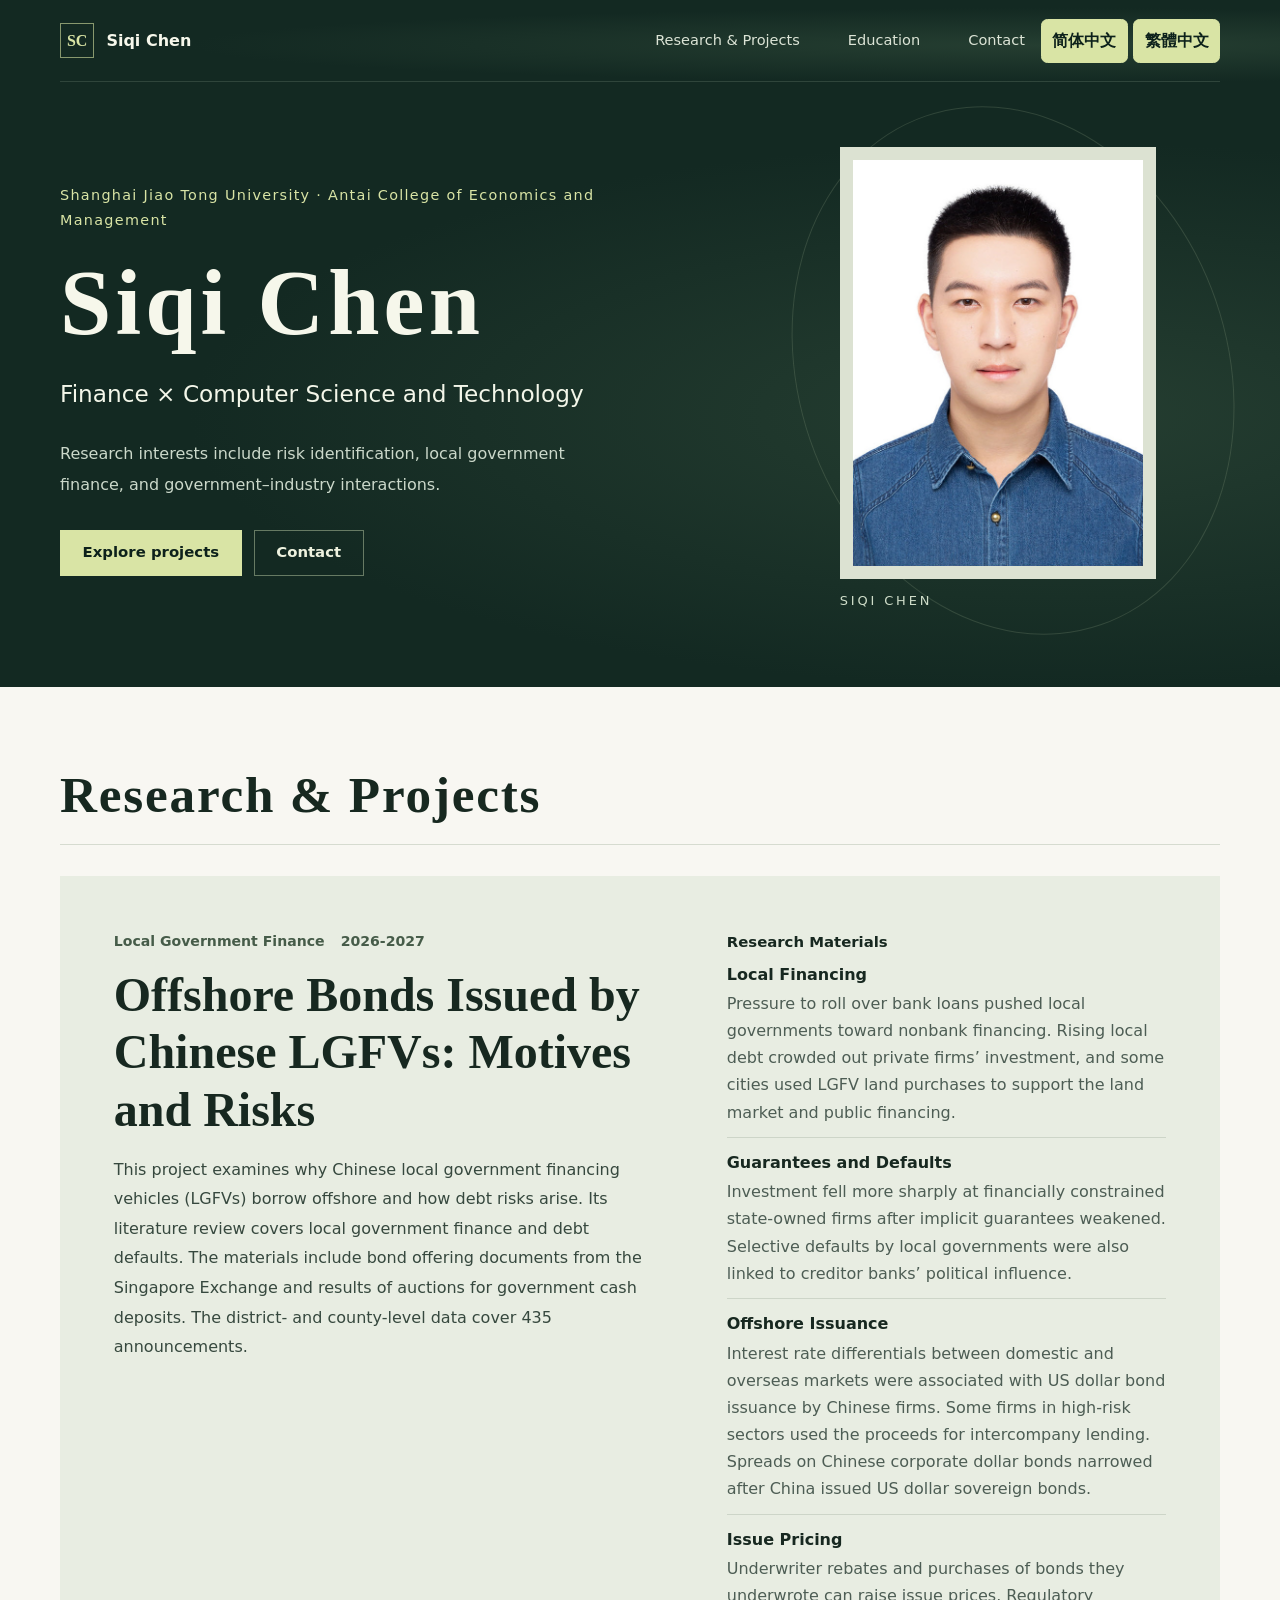
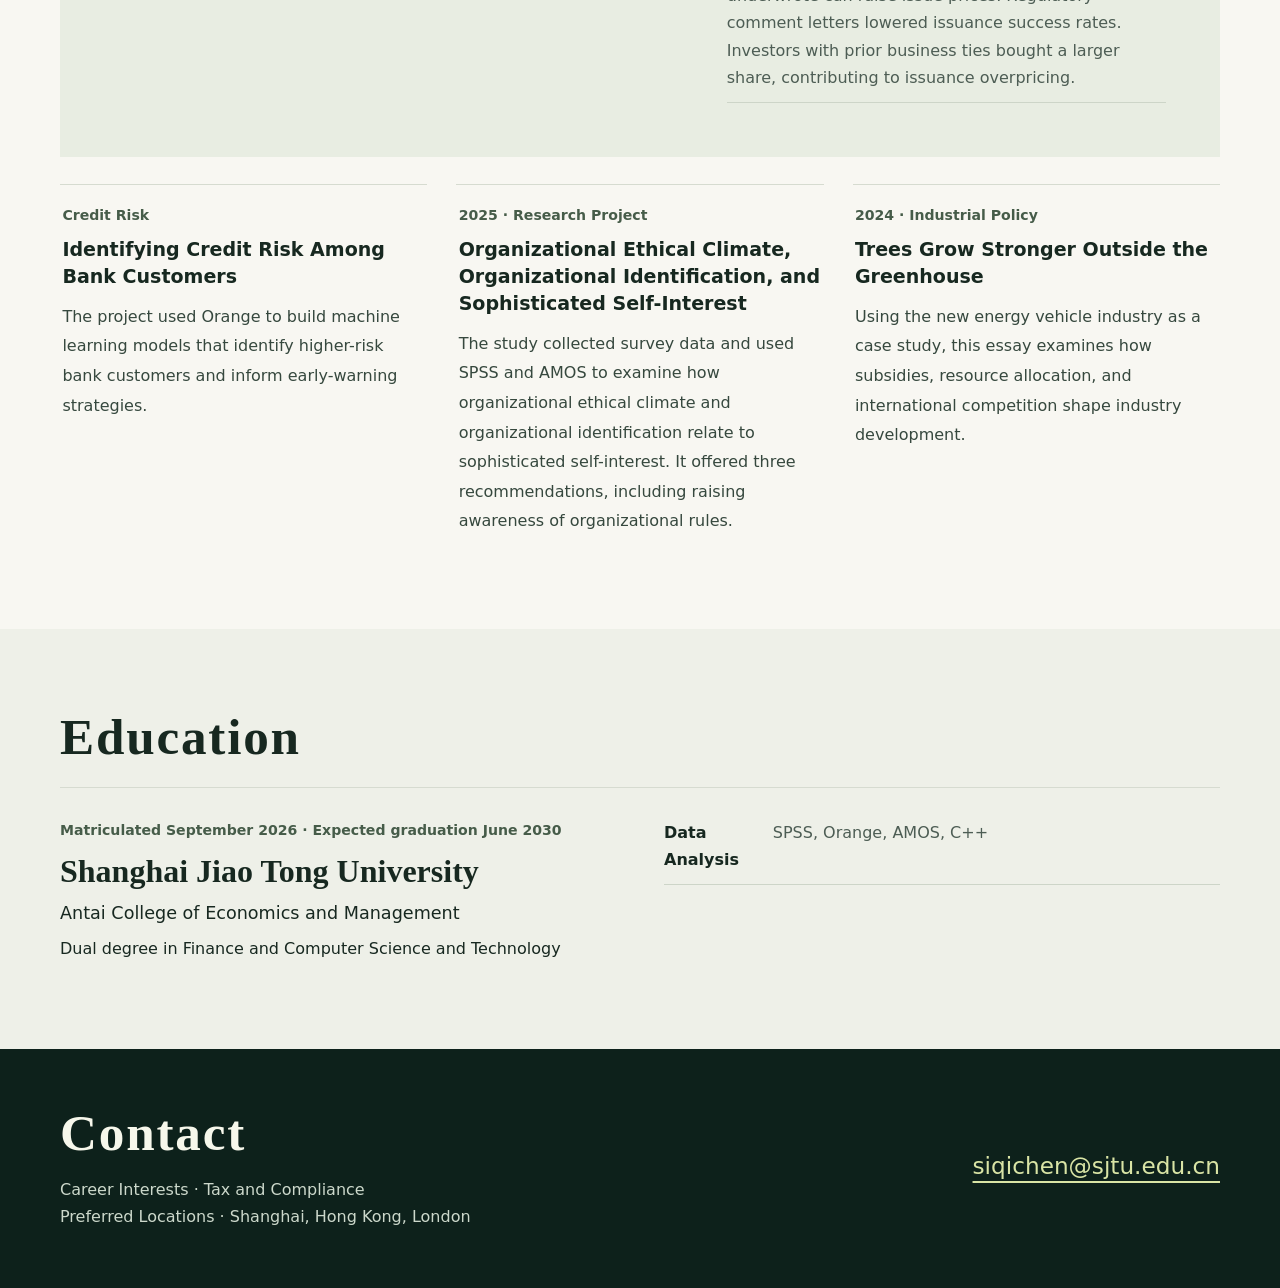
<file: index.html>
<!doctype html>
<html lang="en">
<head>
  <meta charset="utf-8">
  <meta name="viewport" content="width=device-width, initial-scale=1">
  <meta name="description" content="Siqi Chen’s portfolio featuring local government finance, credit risk, organizational ethics, and industrial policy.">
  <meta name="robots" content="noindex, nofollow">
  <meta name="theme-color" content="#132922">
  <title>Siqi Chen | Portfolio</title>
  <link rel="alternate" hreflang="zh-CN" href="https://aboutcsq.github.io/zh.html">
  <link rel="alternate" hreflang="zh-Hant" href="https://aboutcsq.github.io/zh-hant.html">
  <link rel="alternate" hreflang="en" href="https://aboutcsq.github.io/">
  <link rel="stylesheet" href="style.css?v=three-languages">
</head>
<body>
  <a class="skip" href="#main">Skip to content</a>
  <header class="mast">
    <div class="header shell">
      <a class="identity" href="#top" aria-label="Siqi Chen, back to top"><span class="monogram" aria-hidden="true">SC</span>Siqi Chen</a>
      <nav aria-label="Main navigation">
        <a href="#work">Research &amp; Projects</a><a href="#education">Education</a><a href="#contact">Contact</a>
      </nav>
      <div class="language-options" role="group" aria-label="Languages">
        <a class="language-switch" href="zh.html" hreflang="zh-CN" lang="zh-CN">简体中文</a>
        <a class="language-switch" href="zh-hant.html" hreflang="zh-Hant" lang="zh-Hant">繁體中文</a>
      </div>
    </div>
  </header>
  <main id="main">
    <div class="mast">
      <section class="hero shell" id="top" aria-labelledby="name">
        <div class="intro">
          <p class="eyebrow">Shanghai Jiao Tong University · Antai College of Economics and Management</p>
          <h1 id="name">Siqi Chen</h1>
          <p class="subtitle">Finance × Computer Science and Technology</p>
          <p class="intro-text">Research interests include risk identification, local government finance, and government–industry interactions.</p>
          <div class="actions"><a class="button" href="#work">Explore projects</a><a class="button button-quiet" href="#contact">Contact</a></div>
        </div>
        <figure class="portrait-wrap">
          <div class="portrait-mount"><img src="portrait.jpg" alt="Portrait of Siqi Chen" width="600" height="839" fetchpriority="high"></div>
          <figcaption lang="en">SIQI CHEN</figcaption>
        </figure>
      </section>
    </div>
  <section class="section shell" id="work" aria-labelledby="work-title">
    <div class="section-top"><h2 id="work-title">Research &amp; Projects</h2></div>
    <article class="featured">
      <div class="featured-copy">
        <div class="project-meta"><span>Local Government Finance</span><span>2026-2027</span></div>
        <h3>Offshore Bonds Issued by Chinese LGFVs: Motives and Risks</h3>
        <p>This project examines why Chinese local government financing vehicles (LGFVs) borrow offshore and how debt risks arise. Its literature review covers local government finance and debt defaults. The materials include bond offering documents from the Singapore Exchange and results of auctions for government cash deposits. The district- and county-level data cover 435 announcements.</p>
      </div>
      <div class="evidence">
        <h4>Research Materials</h4>
        <dl class="record">
          <div><dt>Local Financing</dt><dd>Pressure to roll over bank loans pushed local governments toward nonbank financing. Rising local debt crowded out private firms’ investment, and some cities used LGFV land purchases to support the land market and public financing.</dd></div>
          <div><dt>Guarantees and Defaults</dt><dd>Investment fell more sharply at financially constrained state-owned firms after implicit guarantees weakened. Selective defaults by local governments were also linked to creditor banks’ political influence.</dd></div>
          <div><dt>Offshore Issuance</dt><dd>Interest rate differentials between domestic and overseas markets were associated with US dollar bond issuance by Chinese firms. Some firms in high-risk sectors used the proceeds for intercompany lending. Spreads on Chinese corporate dollar bonds narrowed after China issued US dollar sovereign bonds.</dd></div>
          <div><dt>Issue Pricing</dt><dd>Underwriter rebates and purchases of bonds they underwrote can raise issue prices. Regulatory comment letters lowered issuance success rates. Investors with prior business ties bought a larger share, contributing to issuance overpricing.</dd></div>
        </dl>
      </div>
    </article>
    <div class="projects">
      <article class="project">
        <p class="project-meta">Credit Risk</p>
        <h3>Identifying Credit Risk Among Bank Customers</h3>
        <p>The project used Orange to build machine learning models that identify higher-risk bank customers and inform early-warning strategies.</p>
      </article>
      <article class="project">
        <p class="project-meta">2025 · Research Project</p>
        <h3>Organizational Ethical Climate, Organizational Identification, and Sophisticated Self-Interest</h3>
        <p>The study collected survey data and used SPSS and AMOS to examine how organizational ethical climate and organizational identification relate to sophisticated self-interest. It offered three recommendations, including raising awareness of organizational rules.</p>
      </article>
      <article class="project">
        <p class="project-meta">2024 · Industrial Policy</p>
        <h3>Trees Grow Stronger Outside the Greenhouse</h3>
        <p>Using the new energy vehicle industry as a case study, this essay examines how subsidies, resource allocation, and international competition shape industry development.</p>
      </article>
    </div>
  </section>
  <section class="education" id="education" aria-labelledby="education-title">
    <div class="section shell">
      <div class="section-top"><h2 id="education-title">Education</h2></div>
      <div class="education-grid">
        <div>
          <p class="project-meta">Matriculated September 2026 · Expected graduation June 2030</p>
          <h3>Shanghai Jiao Tong University</h3>
          <p class="school">Antai College of Economics and Management</p>
          <p>Dual degree in Finance and Computer Science and Technology</p>
        </div>
        <dl class="record">
          <div><dt>Data Analysis</dt><dd>SPSS, Orange, AMOS, C++</dd></div>
        </dl>
      </div>
    </div>
  </section>
  </main>
  <footer class="footer" id="contact">
    <div class="shell footer-inner">
      <div><h2>Contact</h2><p>Career Interests · Tax and Compliance<br>Preferred Locations · Shanghai, Hong Kong, London</p></div>
      <a class="email" href="mailto:siqichen@sjtu.edu.cn">siqichen@sjtu.edu.cn</a>
    </div>
  </footer>
</body>
</html>
</file>
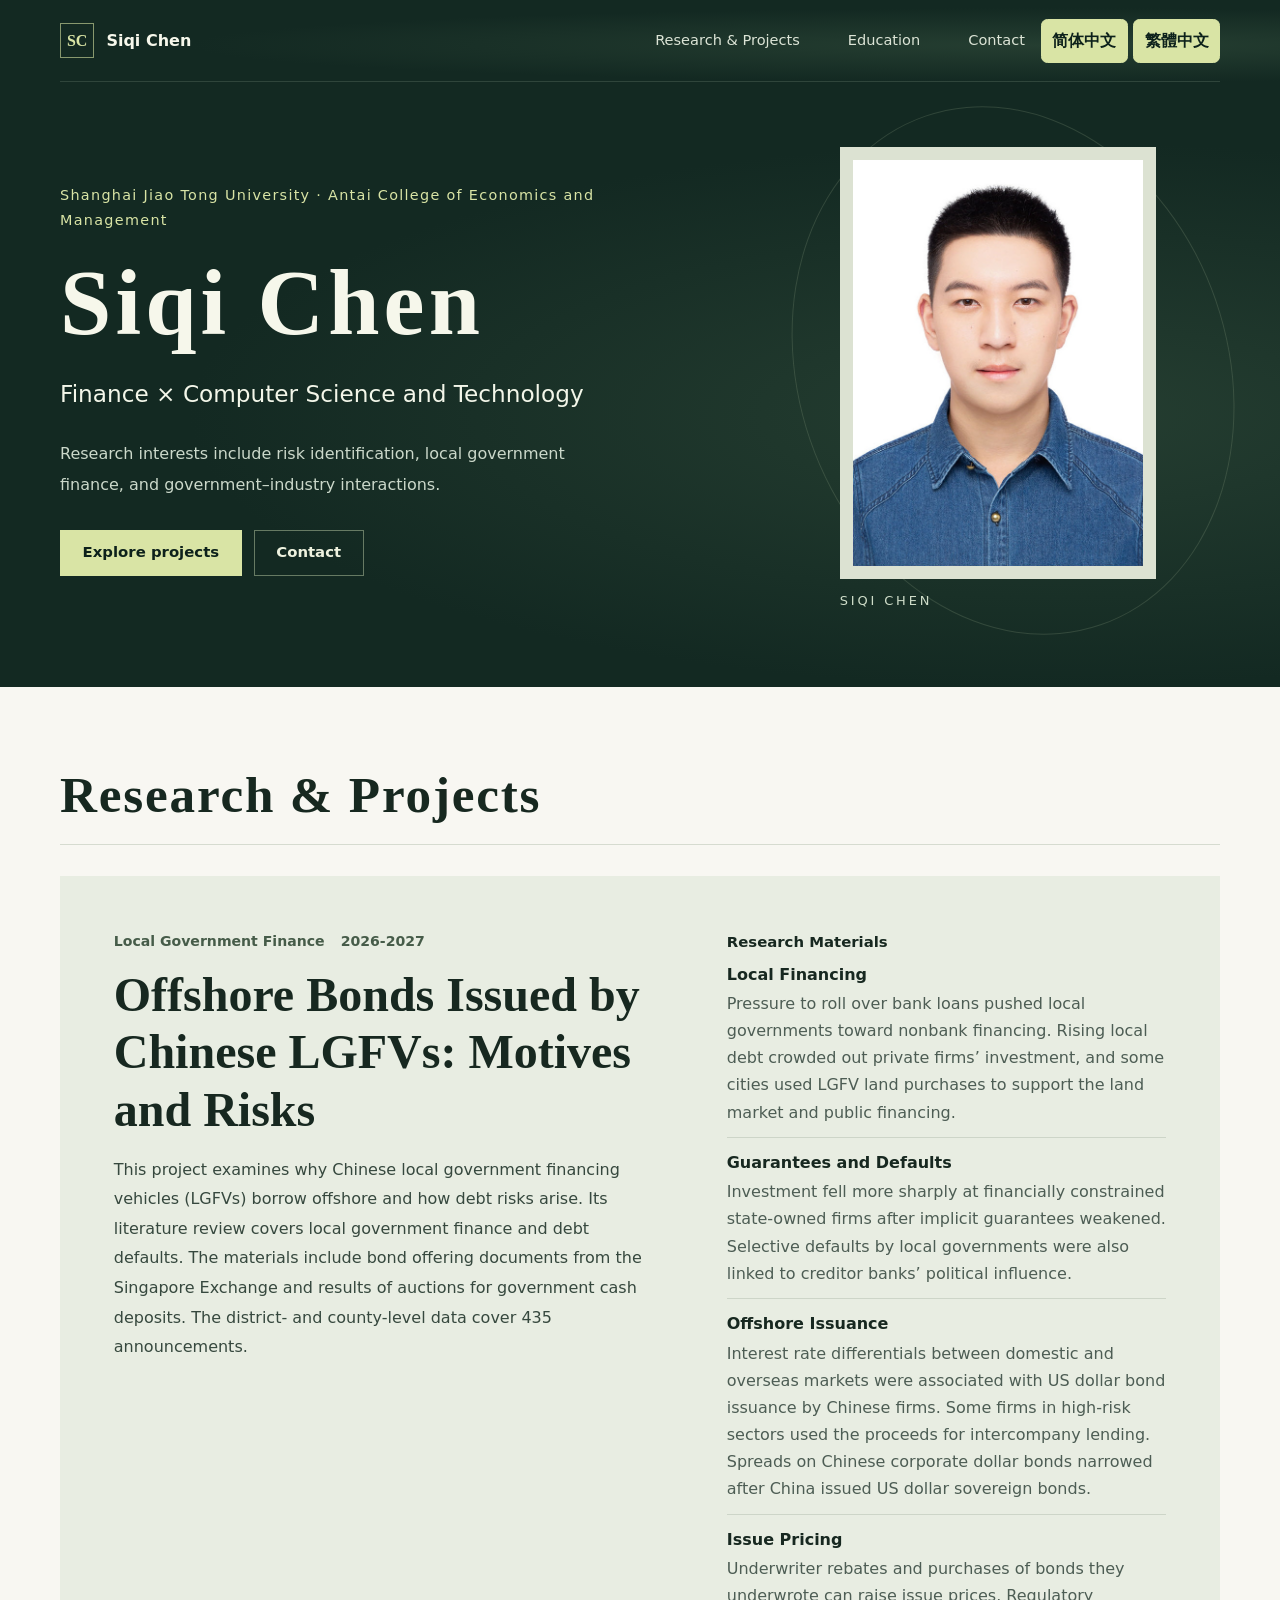
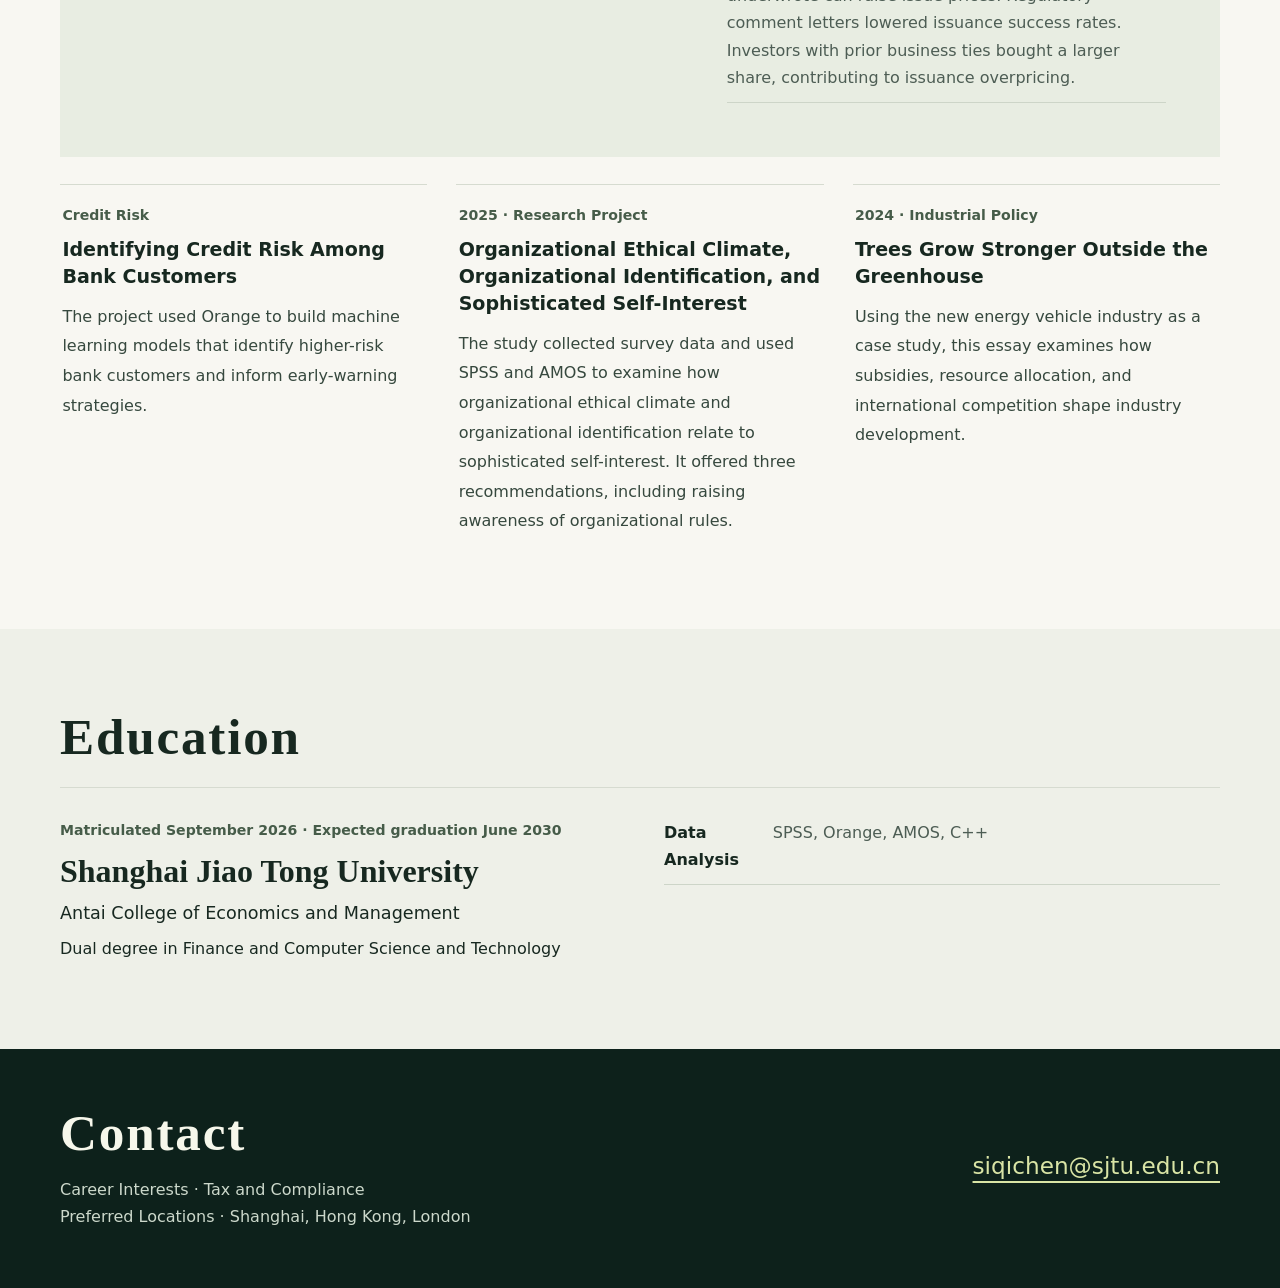
<file: en.html>
<!doctype html>
<html lang="en">
<head>
  <meta charset="utf-8">
  <meta name="viewport" content="width=device-width, initial-scale=1">
  <title>Siqi Chen | Portfolio</title>
  <link rel="canonical" href="https://aboutcsq.github.io/">
  <script>location.replace("./" + location.search + location.hash);</script>
  <noscript><meta http-equiv="refresh" content="0;url=./"></noscript>
</head>
<body>
  <p><a href="./">Go to the English portfolio</a></p>
</body>
</html>
</file>
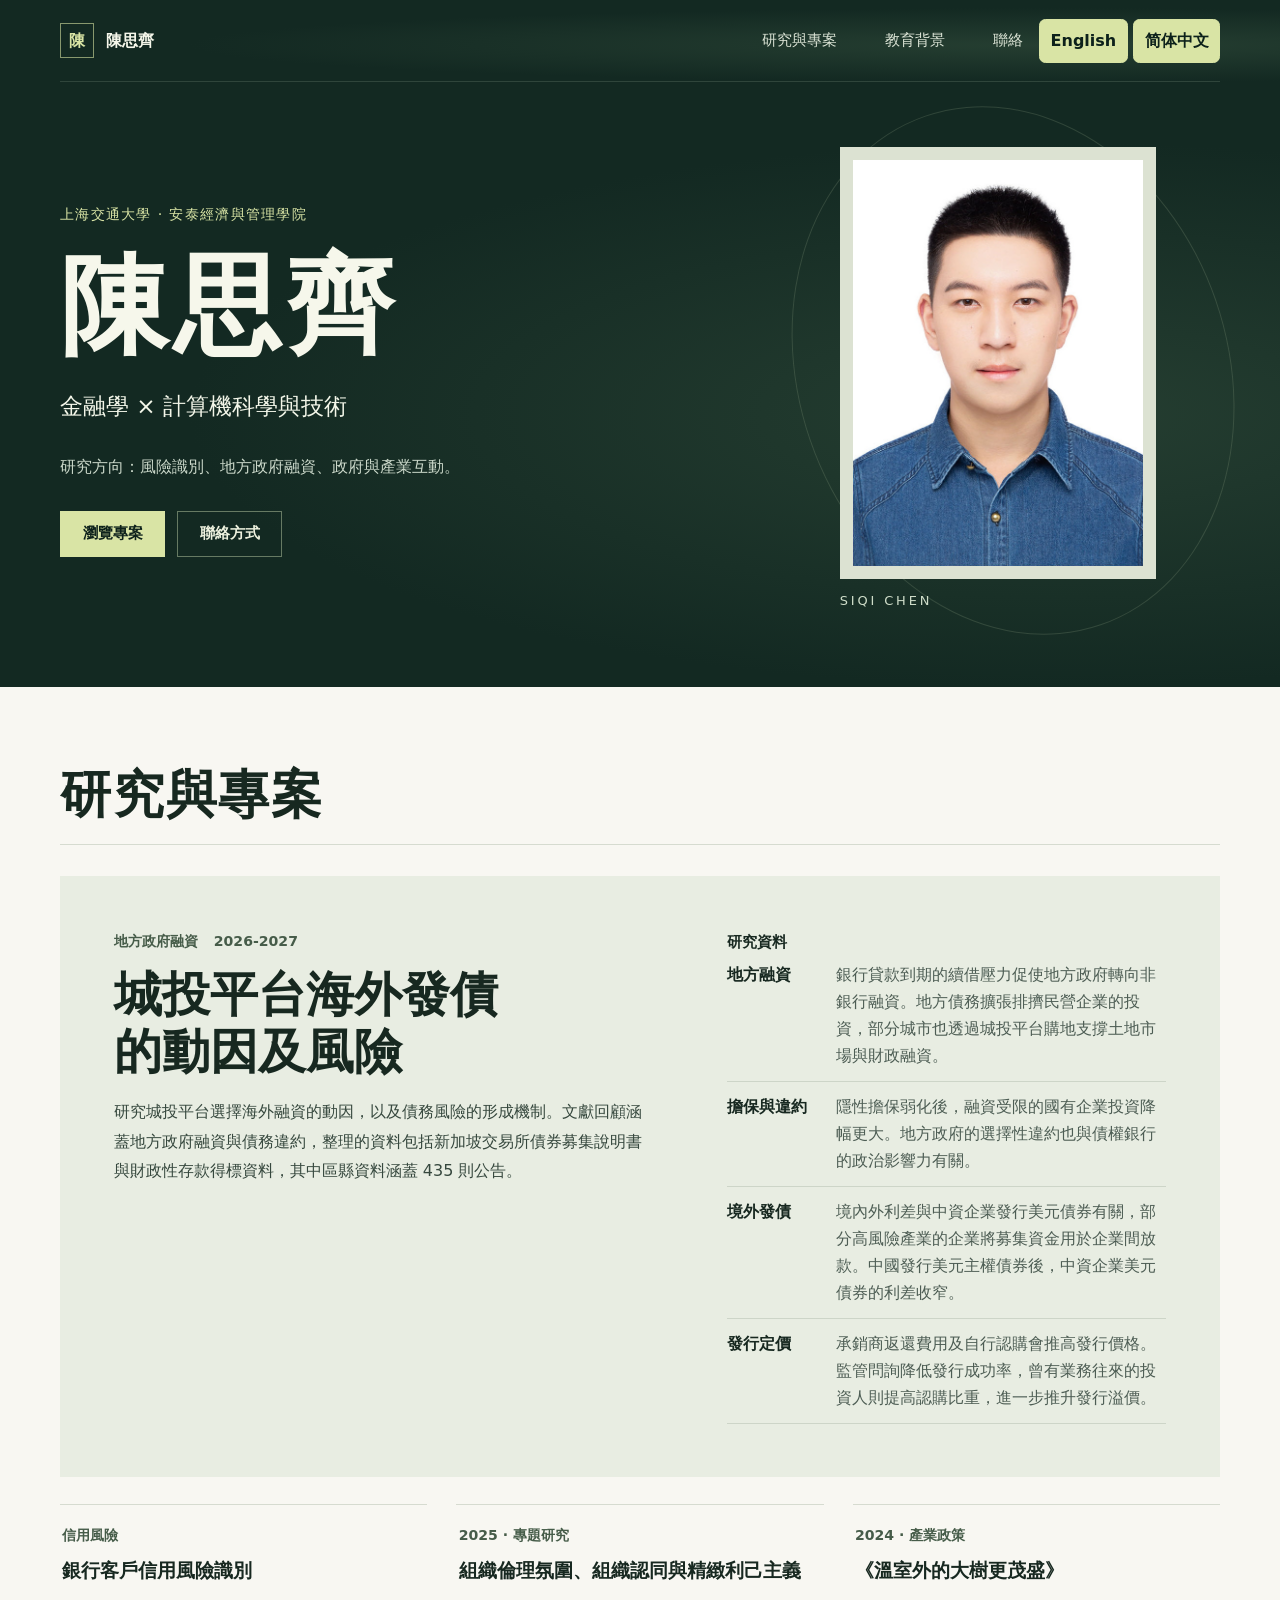
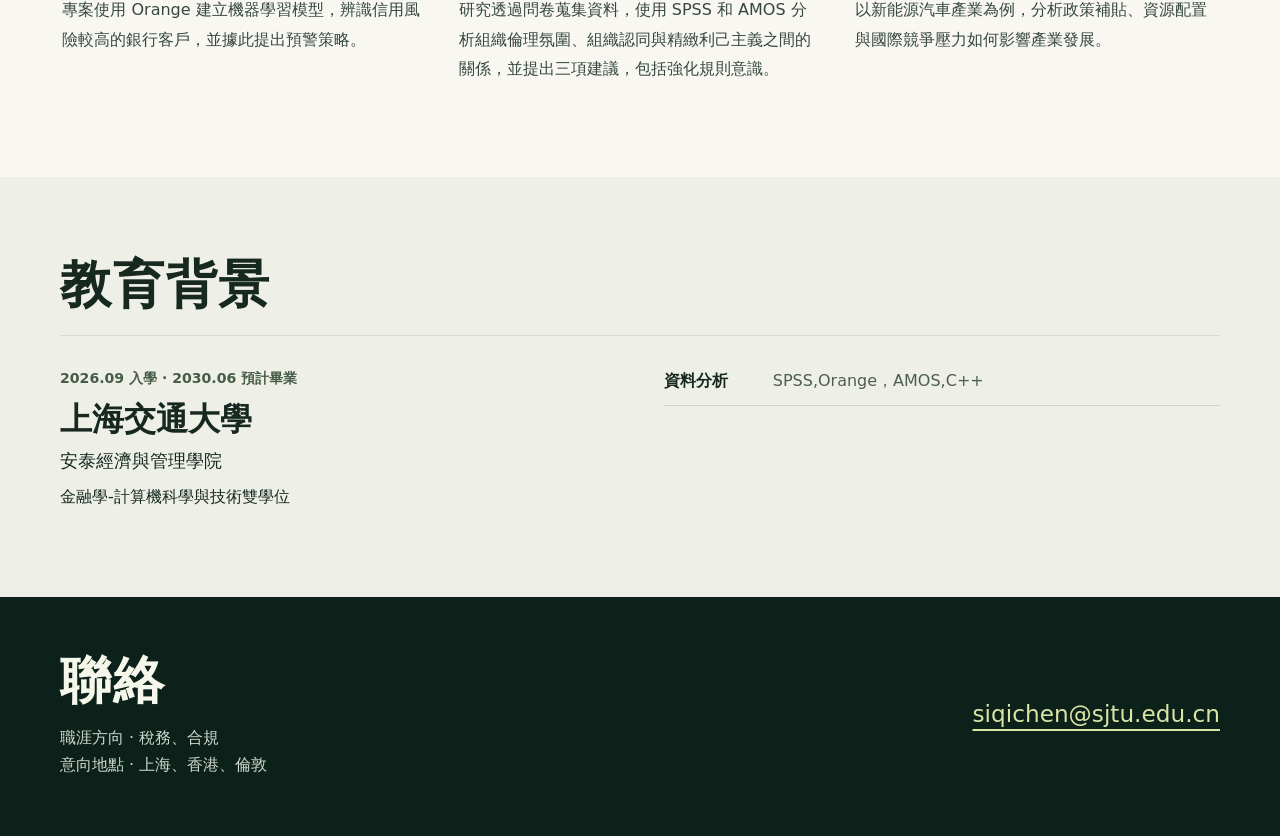
<file: zh-hant.html>
<!doctype html>
<html lang="zh-Hant">
<head>
  <meta charset="utf-8">
  <meta name="viewport" content="width=device-width, initial-scale=1">
  <meta name="description" content="陳思齊的個人作品集，收錄地方政府融資、信用風險、專題研究與產業政策寫作。">
  <meta name="robots" content="noindex, nofollow">
  <meta name="theme-color" content="#132922">
  <title>陳思齊｜個人作品集</title>
  <link rel="alternate" hreflang="zh-CN" href="https://aboutcsq.github.io/zh.html">
  <link rel="alternate" hreflang="zh-Hant" href="https://aboutcsq.github.io/zh-hant.html">
  <link rel="alternate" hreflang="en" href="https://aboutcsq.github.io/">
  <link rel="stylesheet" href="style.css?v=three-languages">
</head>
<body>
  <a class="skip" href="#main">跳至正文</a>
  <header class="mast">
    <div class="header shell">
      <a class="identity" href="#top" aria-label="陳思齊，返回頂端"><span class="monogram" aria-hidden="true">陳</span>陳思齊</a>
      <nav aria-label="主導覽">
        <a href="#work">研究與專案</a><a href="#education">教育背景</a><a href="#contact">聯絡</a>
      </nav>
      <div class="language-options" role="group" aria-label="語言">
        <a class="language-switch" href="./" hreflang="en" lang="en">English</a>
        <a class="language-switch" href="zh.html" hreflang="zh-CN" lang="zh-CN">简体中文</a>
      </div>
    </div>
  </header>
  <main id="main">
    <div class="mast">
      <section class="hero shell" id="top" aria-labelledby="name">
        <div class="intro">
          <p class="eyebrow">上海交通大學 · 安泰經濟與管理學院</p>
          <h1 id="name">陳思齊</h1>
          <p class="subtitle">金融學 × 計算機科學與技術</p>
          <p class="intro-text">研究方向：風險識別、地方政府融資、政府與產業互動。</p>
          <div class="actions"><a class="button" href="#work">瀏覽專案</a><a class="button button-quiet" href="#contact">聯絡方式</a></div>
        </div>
        <figure class="portrait-wrap">
          <div class="portrait-mount"><img src="portrait.jpg" alt="陳思齊的證件照" width="600" height="839" fetchpriority="high"></div>
          <figcaption lang="en">SIQI CHEN</figcaption>
        </figure>
      </section>
    </div>
  <section class="section shell" id="work" aria-labelledby="work-title">
    <div class="section-top"><h2 id="work-title">研究與專案</h2></div>
    <article class="featured">
      <div class="featured-copy">
        <div class="project-meta"><span>地方政府融資</span><span>2026-2027</span></div>
        <h3>城投平台海外發債<br>的動因及風險</h3>
        <p>研究城投平台選擇海外融資的動因，以及債務風險的形成機制。文獻回顧涵蓋地方政府融資與債務違約，整理的資料包括新加坡交易所債券募集說明書與財政性存款得標資料，其中區縣資料涵蓋 435 則公告。</p>
      </div>
      <div class="evidence">
        <h4>研究資料</h4>
        <dl class="record">
          <div><dt>地方融資</dt><dd>銀行貸款到期的續借壓力促使地方政府轉向非銀行融資。地方債務擴張排擠民營企業的投資，部分城市也透過城投平台購地支撐土地市場與財政融資。</dd></div>
          <div><dt>擔保與違約</dt><dd>隱性擔保弱化後，融資受限的國有企業投資降幅更大。地方政府的選擇性違約也與債權銀行的政治影響力有關。</dd></div>
          <div><dt>境外發債</dt><dd>境內外利差與中資企業發行美元債券有關，部分高風險產業的企業將募集資金用於企業間放款。中國發行美元主權債券後，中資企業美元債券的利差收窄。</dd></div>
          <div><dt>發行定價</dt><dd>承銷商返還費用及自行認購會推高發行價格。監管問詢降低發行成功率，曾有業務往來的投資人則提高認購比重，進一步推升發行溢價。</dd></div>
        </dl>
      </div>
    </article>
    <div class="projects">
      <article class="project">
        <p class="project-meta">信用風險</p>
        <h3>銀行客戶信用風險識別</h3>
        <p>專案使用 Orange 建立機器學習模型，辨識信用風險較高的銀行客戶，並據此提出預警策略。</p>
      </article>
      <article class="project">
        <p class="project-meta">2025 · 專題研究</p>
        <h3>組織倫理氛圍、組織認同與精緻利己主義</h3>
        <p>研究透過問卷蒐集資料，使用 SPSS 和 AMOS 分析組織倫理氛圍、組織認同與精緻利己主義之間的關係，並提出三項建議，包括強化規則意識。</p>
      </article>
      <article class="project">
        <p class="project-meta">2024 · 產業政策</p>
        <h3>《溫室外的大樹更茂盛》</h3>
        <p>以新能源汽車產業為例，分析政策補貼、資源配置與國際競爭壓力如何影響產業發展。</p>
      </article>
    </div>
  </section>
  <section class="education" id="education" aria-labelledby="education-title">
    <div class="section shell">
      <div class="section-top"><h2 id="education-title">教育背景</h2></div>
      <div class="education-grid">
        <div>
          <p class="project-meta">2026.09 入學 · 2030.06 預計畢業</p>
          <h3>上海交通大學</h3>
          <p class="school">安泰經濟與管理學院</p>
          <p>金融學-計算機科學與技術雙學位</p>
        </div>
        <dl class="record">
          <div><dt>資料分析</dt><dd>SPSS,Orange，AMOS,C++</dd></div>
        </dl>
      </div>
    </div>
  </section>
  </main>
  <footer class="footer" id="contact">
    <div class="shell footer-inner">
      <div><h2>聯絡</h2><p>職涯方向 · 稅務、合規<br>意向地點 · 上海、香港、倫敦</p></div>
      <a class="email" href="mailto:siqichen@sjtu.edu.cn">siqichen@sjtu.edu.cn</a>
    </div>
  </footer>
</body>
</html>
</file>
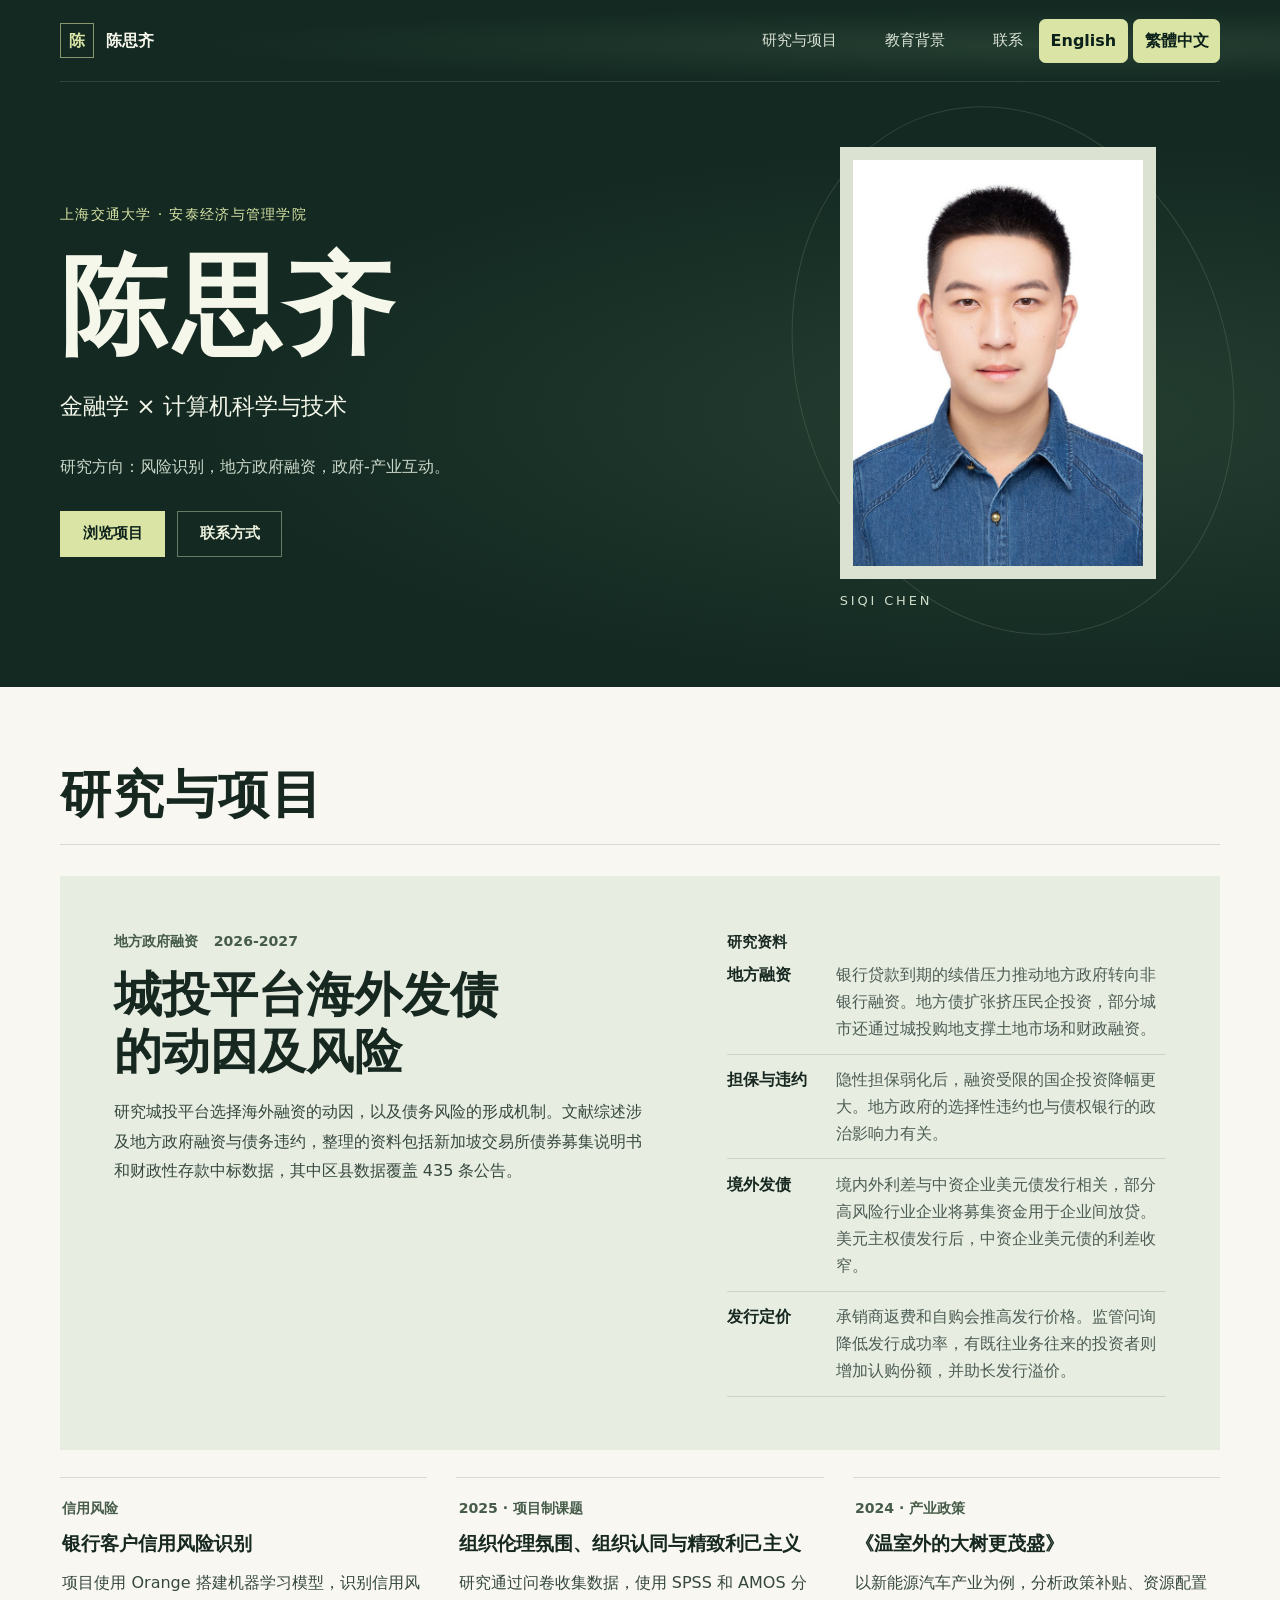
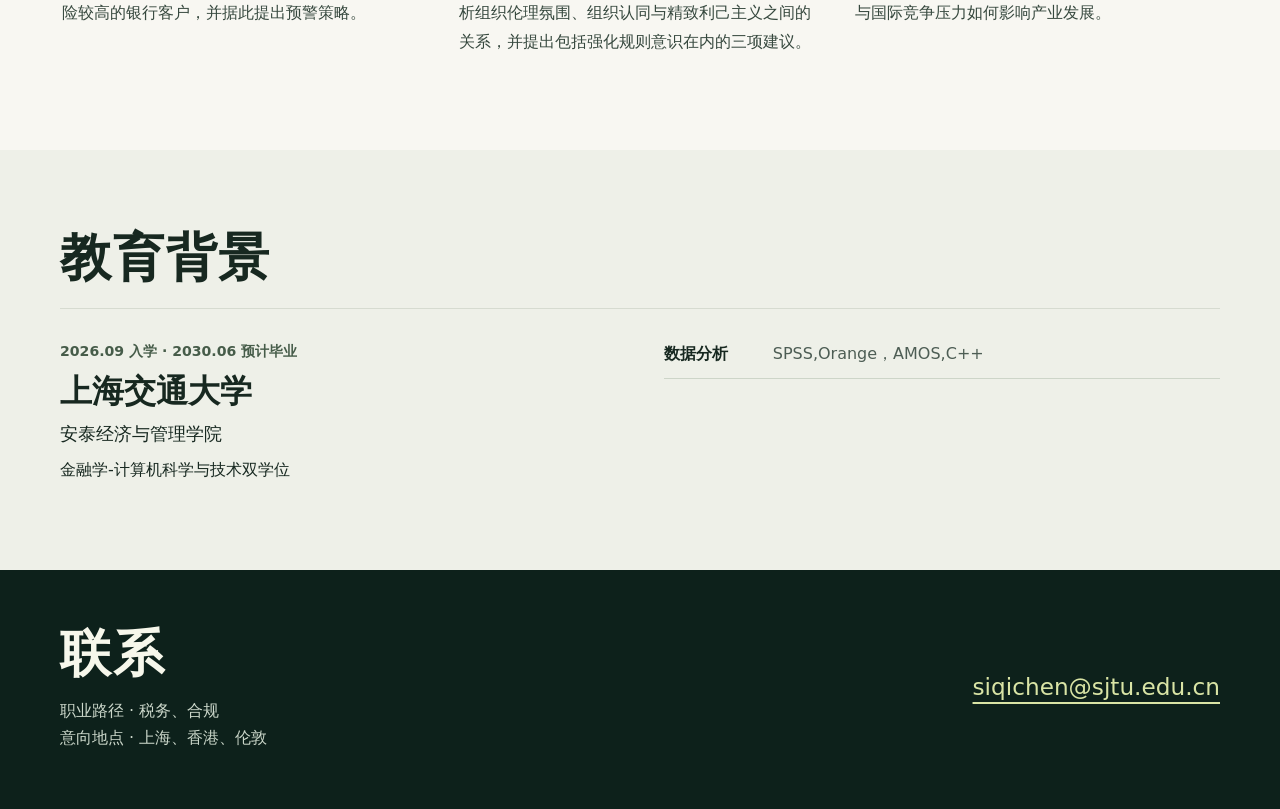
<file: zh.html>
<!doctype html>
<html lang="zh-CN">
<head>
  <meta charset="utf-8">
  <meta name="viewport" content="width=device-width, initial-scale=1">
  <meta name="description" content="陈思齐的个人作品集，收录地方政府融资、信用风险、项目制课题和产业政策写作。">
  <meta name="robots" content="noindex, nofollow">
  <meta name="theme-color" content="#132922">
  <title>陈思齐｜个人作品集</title>
  <link rel="alternate" hreflang="zh-CN" href="https://aboutcsq.github.io/zh.html">
  <link rel="alternate" hreflang="zh-Hant" href="https://aboutcsq.github.io/zh-hant.html">
  <link rel="alternate" hreflang="en" href="https://aboutcsq.github.io/">
  <link rel="stylesheet" href="style.css?v=three-languages">
</head>
<body>
  <a class="skip" href="#main">跳转到正文</a>
  <header class="mast">
    <div class="header shell">
      <a class="identity" href="#top" aria-label="陈思齐，返回顶部"><span class="monogram" aria-hidden="true">陈</span>陈思齐</a>
      <nav aria-label="主导航">
        <a href="#work">研究与项目</a><a href="#education">教育背景</a><a href="#contact">联系</a>
      </nav>
      <div class="language-options" role="group" aria-label="语言">
        <a class="language-switch" href="./" hreflang="en" lang="en">English</a>
        <a class="language-switch" href="zh-hant.html" hreflang="zh-Hant" lang="zh-Hant">繁體中文</a>
      </div>
    </div>
  </header>
  <main id="main">
    <div class="mast">
      <section class="hero shell" id="top" aria-labelledby="name">
        <div class="intro">
          <p class="eyebrow">上海交通大学 · 安泰经济与管理学院</p>
          <h1 id="name">陈思齐</h1>
          <p class="subtitle">金融学 × 计算机科学与技术</p>
          <p class="intro-text">研究方向：风险识别，地方政府融资，政府-产业互动。</p>
          <div class="actions"><a class="button" href="#work">浏览项目</a><a class="button button-quiet" href="#contact">联系方式</a></div>
        </div>
        <figure class="portrait-wrap">
          <div class="portrait-mount"><img src="portrait.jpg" alt="陈思齐的证件照" width="600" height="839" fetchpriority="high"></div>
          <figcaption lang="en">SIQI CHEN</figcaption>
        </figure>
      </section>
    </div>
  <section class="section shell" id="work" aria-labelledby="work-title">
    <div class="section-top"><h2 id="work-title">研究与项目</h2></div>
    <article class="featured">
      <div class="featured-copy">
        <div class="project-meta"><span>地方政府融资</span><span>2026-2027</span></div>
        <h3>城投平台海外发债<br>的动因及风险</h3>
        <p>研究城投平台选择海外融资的动因，以及债务风险的形成机制。文献综述涉及地方政府融资与债务违约，整理的资料包括新加坡交易所债券募集说明书和财政性存款中标数据，其中区县数据覆盖 435 条公告。</p>
      </div>
      <div class="evidence">
        <h4>研究资料</h4>
        <dl class="record">
          <div><dt>地方融资</dt><dd>银行贷款到期的续借压力推动地方政府转向非银行融资。地方债扩张挤压民企投资，部分城市还通过城投购地支撑土地市场和财政融资。</dd></div>
          <div><dt>担保与违约</dt><dd>隐性担保弱化后，融资受限的国企投资降幅更大。地方政府的选择性违约也与债权银行的政治影响力有关。</dd></div>
          <div><dt>境外发债</dt><dd>境内外利差与中资企业美元债发行相关，部分高风险行业企业将募集资金用于企业间放贷。美元主权债发行后，中资企业美元债的利差收窄。</dd></div>
          <div><dt>发行定价</dt><dd>承销商返费和自购会推高发行价格。监管问询降低发行成功率，有既往业务往来的投资者则增加认购份额，并助长发行溢价。</dd></div>
        </dl>
      </div>
    </article>
    <div class="projects">
      <article class="project">
        <p class="project-meta">信用风险</p>
        <h3>银行客户信用风险识别</h3>
        <p>项目使用 Orange 搭建机器学习模型，识别信用风险较高的银行客户，并据此提出预警策略。</p>
      </article>
      <article class="project">
        <p class="project-meta">2025 · 项目制课题</p>
        <h3>组织伦理氛围、组织认同与精致利己主义</h3>
        <p>研究通过问卷收集数据，使用 SPSS 和 AMOS 分析组织伦理氛围、组织认同与精致利己主义之间的关系，并提出包括强化规则意识在内的三项建议。</p>
      </article>
      <article class="project">
        <p class="project-meta">2024 · 产业政策</p>
        <h3>《温室外的大树更茂盛》</h3>
        <p>以新能源汽车产业为例，分析政策补贴、资源配置与国际竞争压力如何影响产业发展。</p>
      </article>
    </div>
  </section>
  <section class="education" id="education" aria-labelledby="education-title">
    <div class="section shell">
      <div class="section-top"><h2 id="education-title">教育背景</h2></div>
      <div class="education-grid">
        <div>
          <p class="project-meta">2026.09 入学 · 2030.06 预计毕业</p>
          <h3>上海交通大学</h3>
          <p class="school">安泰经济与管理学院</p>
          <p>金融学-计算机科学与技术双学位</p>
        </div>
        <dl class="record">
          <div><dt>数据分析</dt><dd>SPSS,Orange，AMOS,C++</dd></div>
        </dl>
      </div>
    </div>
  </section>
  </main>
  <footer class="footer" id="contact">
    <div class="shell footer-inner">
      <div><h2>联系</h2><p>职业路径 · 税务、合规<br>意向地点 · 上海、香港、伦敦</p></div>
      <a class="email" href="mailto:siqichen@sjtu.edu.cn">siqichen@sjtu.edu.cn</a>
    </div>
  </footer>
</body>
</html>
</file>
<file: style.css>
:root {
  color-scheme: light;
  --pine: #132922;
  --forest: #0d211b;
  --paper: #f8f7f2;
  --ink: #172820;
  --muted: #4d5d54;
  --line: #d6dbd0;
  --accent: #d9e4a5;
  --serif: "Songti SC", "Noto Serif CJK SC", "Source Han Serif SC", SimSun, serif;
  --sans: "PingFang SC", "Noto Sans CJK SC", "Microsoft YaHei", system-ui, sans-serif;
}
* { box-sizing: border-box; }
html { scroll-behavior: smooth; }
body { margin: 0; font-family: var(--sans); color: var(--ink); background: var(--paper); line-height: 1.7; }
a { color: inherit; }
a:focus-visible { outline: 2px solid #879a47; outline-offset: 5px; }
h1,h2,h3,h4,p,figure,dl,dd { margin: 0; }
h1,h2,h3 { line-height: 1.2; }
.shell { width: min(1160px, calc(100% - 112px)); margin-inline: auto; }
.skip { position: fixed; z-index: 5; translate: 0 -150%; padding: .65rem 1rem; background: var(--paper); color: var(--ink); }
.skip:focus { translate: 0 0; }
.mast { background: radial-gradient(ellipse at 82% 55%, #253e31 0, transparent 58%), var(--pine); color: #f6f7eb; overflow: hidden; }
.header { min-height: 82px; border-bottom: 1px solid #859b873f; display: flex; align-items: center; justify-content: space-between; gap: 1rem; }
.identity { display: inline-flex; align-items: center; gap: .75rem; font-weight: 650; white-space: nowrap; }
.header a { text-decoration: none; }
.monogram { display: grid; place-items: center; inline-size: 2.15rem; block-size: 2.15rem; border: 1px solid #cbd89ba2; color: var(--accent); font-family: var(--serif); }
nav { display: flex; align-items: center; gap: clamp(1rem, 4vw, 3rem); font-size: .91rem; color: #dce4d6; }
nav a:hover { color: var(--accent); }
.hero { display: grid; grid-template-columns: 1.38fr 1fr; gap: clamp(2rem, 8vw, 8rem); align-items: center; min-height: 555px; padding-block: 65px 75px; }
.eyebrow { color: var(--accent); font-size: .9rem; letter-spacing: .09em; }
h1 { font-family: var(--serif); font-size: clamp(4.2rem, 8.4vw, 7.1rem); letter-spacing: .045em; margin-block: 16px 15px; }
.subtitle { font-size: clamp(1.13rem, 2.3vw, 1.45rem); color: #f3f6e9; }
.intro-text { font-size: 1rem; max-width: 34em; margin-top: 25px; color: #cbd8ca; line-height: 1.95; }
.actions { display: flex; flex-wrap: wrap; gap: .75rem; margin-top: 29px; }
.button { display: inline-flex; align-items: center; min-height: 46px; padding: .5rem 1.35rem; text-decoration: none; font-size: .93rem; font-weight: 650; background: var(--accent); color: var(--forest); border: 1px solid var(--accent); transition: background-color .18s, color .18s; }
.button:hover { background: #eff4ce; }
.button-quiet { background: transparent; color: #eef2df; border-color: #9cae8d9c; }
.button-quiet:hover { color: var(--forest); }
.portrait-wrap { position: relative; justify-self: center; isolation: isolate; width: min(100%, 316px); }
.portrait-wrap::before { content: ""; position: absolute; z-index: -1; inset: -46px -72px -28px -42px; border: 1px solid #98ad8d37; border-radius: 50%; transform: rotate(-19deg); pointer-events: none; }
.portrait-mount { background: #dce2d2; padding: 13px; }
.portrait-mount img { display: block; width: 100%; height: auto; }
figcaption { padding-top: .7rem; font-size: .81rem; letter-spacing: .22em; color: #cfddc9; }
.section { padding-block: 77px 87px; }
.section-top { display: flex; align-items: baseline; justify-content: space-between; gap: 12px; border-bottom: 1px solid var(--line); padding-bottom: 19px; margin-bottom: 31px; }
h2 { font-family: var(--serif); font-size: clamp(2rem, 5vw, 3.2rem); letter-spacing: .035em; }
.featured { display: grid; grid-template-columns: 1.22fr 1fr; gap: clamp(2rem, 6vw, 6rem); background: #e8ede2; padding: clamp(26px, 4.2vw, 55px); }
.project-meta { color: #465c49; font-size: .88rem; font-weight: 600; }
.featured .project-meta { display: flex; flex-wrap: wrap; gap: .3rem 1rem; }
.featured h3 { margin-block: .75rem 1rem; font-family: var(--serif); font-size: clamp(1.85rem, 4.3vw, 3rem); }
.featured p:not(.project-meta), .project p:not(.project-meta) { color: #36483e; line-height: 1.85; }
.evidence h4 { margin-bottom: .35rem; font-size: .93rem; }
.metrics div { border-bottom: 1px solid #b6c2b1; display: grid; grid-template-columns: 1fr auto; align-items: center; gap: .8rem; padding-block: .54rem; }
.metrics dt { color: #415346; font-size: .88rem; }
.metrics dd { font-family: Georgia, serif; font-size: clamp(1.65rem, 3.4vw, 2.55rem); line-height: 1.22; white-space: nowrap; font-variant-numeric: lining-nums tabular-nums; }
.metrics small { font-family: var(--sans); font-size: .83rem; }
.projects { display: grid; grid-template-columns: repeat(3, 1fr); gap: 1.8rem; margin-top: 27px; }
.project { padding: 1.16rem .15rem .4rem; border-top: 1px solid var(--line); }
.project h3 { font-size: 1.19rem; margin-block: .55rem .72rem; line-height: 1.42; }
.education { background: #eef0e8; }
.education-grid { display: grid; grid-template-columns: 1fr 1fr; gap: 3rem; }
.education h3 { font-family: var(--serif); font-size: 2rem; margin-block: .55rem; }
.school { font-size: 1.1rem; margin-bottom: .4rem; }
.record div { display: grid; grid-template-columns: 6em 1fr; gap: .8rem; padding-block: .7rem; border-bottom: 1px solid #cdd5c8; }
.record div:first-child { padding-top: 0; }
.record dt { font-weight: 650; }
.record dd { color: var(--muted); }
.footer { background: var(--forest); color: #f6f7eb; }
.footer-inner { display: flex; justify-content: space-between; gap: 2rem; align-items: center; padding-block: 53px 58px; }
.footer p { color: #ccd8cb; margin-top: .75rem; }
.email { color: var(--accent); font-size: clamp(1rem, 2.6vw, 1.45rem); text-underline-offset: .3em; overflow-wrap: anywhere; }
@media (max-width: 900px) {
  .shell { width: calc(100% - 64px); }
  .hero { gap: 2.5rem; min-height: 480px; }
  .section { padding-block: 60px 66px; }
}
@media (max-width: 650px) {
  .shell { width: calc(100% - 36px); }
  .header { min-height: 66px; }
  .identity { gap: .45rem; font-size: .91rem; }
  .monogram { inline-size: 1.75rem; block-size: 1.75rem; }
  nav { gap: .85rem; font-size: .83rem; }
  .hero { grid-template-columns: 1fr; padding-block: 47px 42px; gap: 2.5rem; }
  .portrait-wrap { width: min(68%, 225px); justify-self: start; margin-left: 15px; }
  .portrait-wrap::before { inset: -20px -38px -10px -15px; }
  .portrait-mount { padding: 8px; }
  h1 { font-size: clamp(3.55rem, 13vw, 5rem); }
  .section { padding-block: 47px 52px; }
  .section-top { margin-bottom: 22px; }
  .featured, .education-grid, .projects { grid-template-columns: 1fr; }
  .featured { gap: 1.75rem; padding: 22px; }
  .projects, .education-grid { gap: 1.35rem; }
  .footer-inner { align-items: flex-start; flex-direction: column; gap: 1.2rem; padding-block: 36px 43px; }
}
@media (max-width: 350px) {
  nav { gap: .55rem; }
  .monogram { display: none; }
  .record div { grid-template-columns: 1fr; gap: .1rem; }
}
@media (prefers-reduced-motion: reduce) {
  html { scroll-behavior: auto; }
  *, *::before, *::after { transition: none !important; }
}

.header { display: grid; grid-template-columns: auto 1fr auto; }
.header nav { justify-self: end; }
.language-options { display: flex; gap: .35rem; justify-content: end; }
.language-switch {
  display: inline-flex;
  align-items: center;
  justify-content: center;
  min-height: 44px;
  padding: .45rem .65rem;
  border: 1px solid var(--accent);
  border-radius: .4rem;
  background: var(--accent);
  color: var(--forest);
  font-weight: 750;
  white-space: nowrap;
}
.language-switch:hover { background: #eff4ce; }
.language-switch:focus-visible { outline-color: #f6f7eb; }
html[lang="en"] { --serif: Georgia, serif; --sans: system-ui, sans-serif; }
html[lang="en"] h1 { font-size: clamp(3.2rem, 7.2vw, 6.3rem); }
html[lang="en"] .evidence .record div { grid-template-columns: 1fr; gap: .12rem; }
@media (max-width: 650px) {
  .header { grid-template-columns: 1fr auto; row-gap: .5rem; padding-block: .7rem; }
  .header nav { grid-column: 1 / -1; grid-row: 2; justify-self: start; flex-wrap: wrap; }
  .language-options { grid-column: 2; grid-row: 1; }
  .language-switch { padding-inline: .45rem; font-size: .9rem; }
}
</file>
